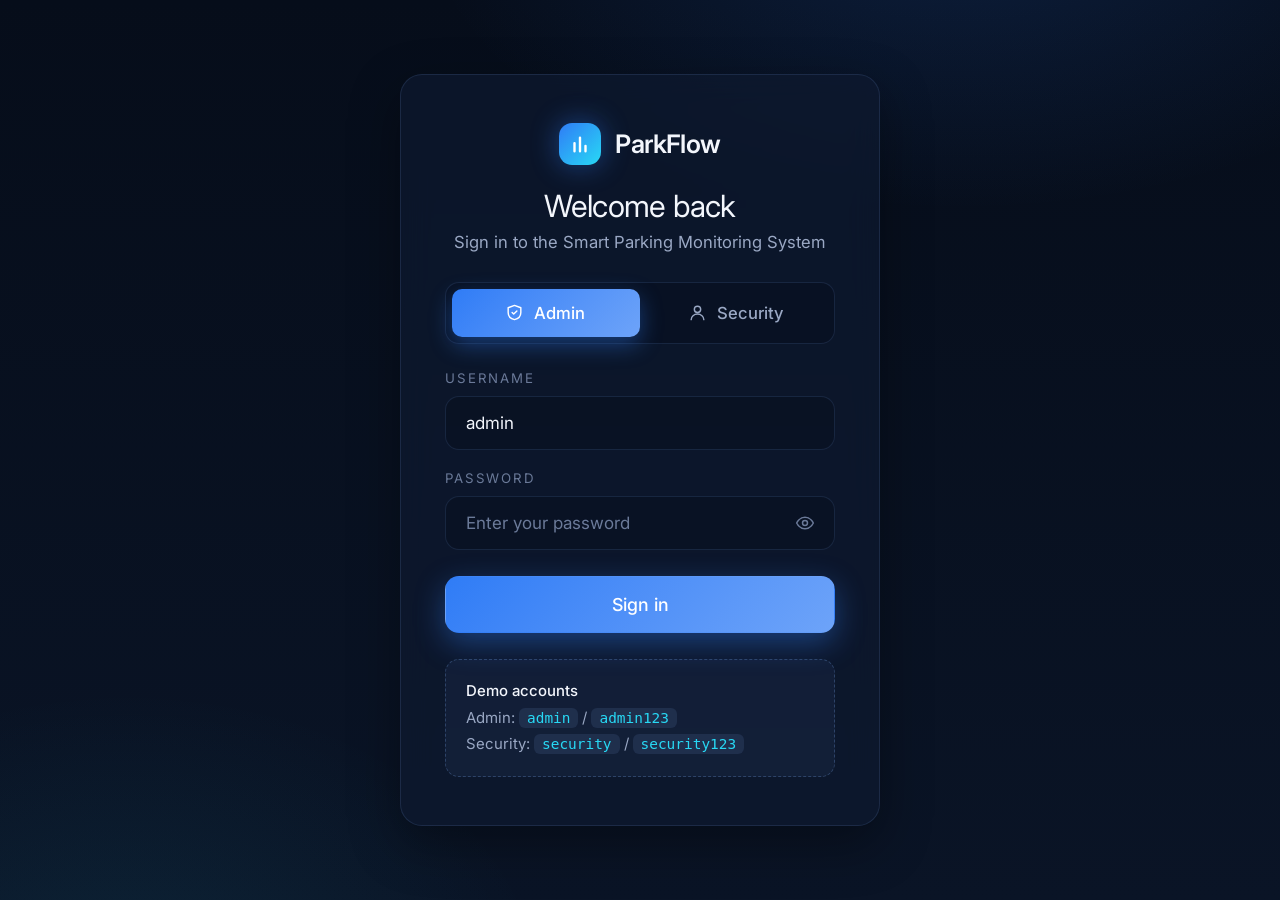
<file: index.html>
<!DOCTYPE html>
<html lang="en" data-theme="dark">
<head>
  <meta charset="UTF-8" />
  <meta name="viewport" content="width=device-width, initial-scale=1.0" />
  <title>ParkFlow — Sign in</title>
  <link rel="stylesheet" href="css/style.css" />
  <style>
    .login-wrap {
      min-height: 100vh; display: grid; place-items: center; padding: 32px;
    }
    .login-card {
      width: 100%; max-width: 480px; padding: 48px 44px;
      animation: fadeUp .8s var(--ease) both;
    }
    .login-brand { display: flex; align-items: center; gap: 14px; justify-content: center; margin-bottom: 10px; }
    .login-card h1 { font-size: 1.8rem; font-weight: 400; text-align: center; letter-spacing: -.02em; margin-top: 22px; }
    .login-card .lead { text-align: center; color: var(--text-soft); font-size: .98rem; margin: 8px 0 30px; }

    .role-switch {
      display: grid; grid-template-columns: 1fr 1fr; gap: 6px; padding: 6px;
      border-radius: var(--radius-sm); background: rgba(8,16,32,.55);
      border: 1px solid var(--border); margin-bottom: 26px; position: relative;
    }
    [data-theme="light"] .role-switch { background: rgba(255,255,255,.7); }
    .role-switch button {
      position: relative; z-index: 1; padding: 14px; border-radius: 10px;
      font-size: .98rem; font-weight: 500; color: var(--text-soft);
      display: flex; align-items: center; justify-content: center; gap: 10px;
      transition: color .3s var(--ease);
    }
    .role-switch button svg { width: 19px; height: 19px; }
    .role-switch button.active { color: #fff; }
    .role-slider {
      position: absolute; top: 6px; bottom: 6px; left: 6px; width: calc(50% - 6px);
      border-radius: 10px; z-index: 0;
      background: linear-gradient(135deg, var(--primary), color-mix(in srgb, var(--primary) 70%, #fff));
      box-shadow: 0 8px 22px color-mix(in srgb, var(--primary) 40%, transparent);
      transition: transform .45s var(--ease);
    }
    .role-switch.security .role-slider { transform: translateX(calc(100% + 0px)); }

    .field { margin-bottom: 20px; }
    .field label {
      display: block; font-size: .78rem; letter-spacing: .14em; text-transform: uppercase;
      color: var(--text-mute); margin-bottom: 10px;
    }
    .pw-wrap { position: relative; }
    .pw-wrap .input { padding-right: 58px; }
    .pw-toggle {
      position: absolute; right: 10px; top: 50%; transform: translateY(-50%);
      width: 40px; height: 40px; border-radius: 10px; display: grid; place-items: center;
      color: var(--text-mute); transition: all .25s var(--ease);
    }
    .pw-toggle:hover { color: var(--text); background: rgba(120,160,230,.1); }
    .pw-toggle svg { width: 20px; height: 20px; }

    .error {
      display: none; margin-bottom: 18px; padding: 14px 18px; border-radius: var(--radius-sm);
      background: rgba(255,107,107,.1); border: 1px solid rgba(255,107,107,.4);
      color: var(--danger); font-size: .92rem;
    }
    .error.show { display: block; animation: shake .45s var(--ease); }
    @keyframes shake {
      0%,100% { transform: translateX(0); } 20% { transform: translateX(-8px); }
      40% { transform: translateX(8px); } 60% { transform: translateX(-5px); } 80% { transform: translateX(5px); }
    }

    .login-card .btn-primary { width: 100%; padding: 17px; font-size: 1.05rem; margin-top: 6px; }

    .hint {
      margin-top: 26px; padding: 18px 20px; border-radius: var(--radius-sm);
      background: rgba(120,160,230,.06); border: 1px dashed var(--border-strong);
      font-size: .88rem; color: var(--text-soft); line-height: 1.8;
    }
    .hint b { color: var(--text); font-weight: 500; }
    .hint code {
      background: rgba(120,160,230,.12); padding: 2px 8px; border-radius: 6px;
      font-size: .85rem; color: var(--accent);
    }
  </style>
</head>
<body>
  <div class="login-wrap">
    <div class="card login-card">

      <div class="login-brand">
        <div class="brand-logo">
          <svg viewBox="0 0 24 24" fill="none" stroke="#fff" stroke-width="2.6" stroke-linecap="round">
            <path d="M6 20V11M12 20V5M18 20V14"/>
          </svg>
        </div>
        <span class="brand-name">ParkFlow</span>
      </div>

      <h1>Welcome back</h1>
      <p class="lead">Sign in to the Smart Parking Monitoring System</p>

      <div class="role-switch" id="roleSwitch">
        <div class="role-slider"></div>
        <button type="button" class="active" data-role="admin">
          <svg viewBox="0 0 24 24" fill="none" stroke="currentColor" stroke-width="1.8" stroke-linecap="round" stroke-linejoin="round">
            <path d="M12 3l8 3v6c0 4.5-3.2 8-8 9-4.8-1-8-4.5-8-9V6l8-3z"/><path d="M9 12l2 2 4-4"/>
          </svg>
          Admin
        </button>
        <button type="button" data-role="security">
          <svg viewBox="0 0 24 24" fill="none" stroke="currentColor" stroke-width="1.8" stroke-linecap="round" stroke-linejoin="round">
            <circle cx="12" cy="8" r="4"/><path d="M4 21c0-4 3.6-7 8-7s8 3 8 7"/>
          </svg>
          Security
        </button>
      </div>

      <form id="loginForm" autocomplete="off">
        <div class="error" id="error"></div>

        <div class="field">
          <label for="username">Username</label>
          <input class="input" id="username" type="text" placeholder="Enter your username" required />
        </div>

        <div class="field">
          <label for="password">Password</label>
          <div class="pw-wrap">
            <input class="input" id="password" type="password" placeholder="Enter your password" required />
            <button type="button" class="pw-toggle" id="pwToggle" aria-label="Show password">
              <svg viewBox="0 0 24 24" fill="none" stroke="currentColor" stroke-width="1.8" stroke-linecap="round" stroke-linejoin="round">
                <path d="M2 12s3.5-7 10-7 10 7 10 7-3.5 7-10 7S2 12 2 12z"/><circle cx="12" cy="12" r="3"/>
              </svg>
            </button>
          </div>
        </div>

        <button class="btn btn-primary" type="submit">Sign in</button>
      </form>

      <div class="hint">
        <b>Demo accounts</b><br />
        Admin: <code>admin</code> / <code>admin123</code><br />
        Security: <code>security</code> / <code>security123</code>
      </div>
    </div>
  </div>

  <script src="js/auth.js"></script>
  <script>
    // already signed in -> go straight to the dashboard
    const existing = Auth.current();
    if (existing) window.location.replace(existing.home);

    const form = document.getElementById('loginForm');
    const userEl = document.getElementById('username');
    const passEl = document.getElementById('password');
    const errEl = document.getElementById('error');
    const switchEl = document.getElementById('roleSwitch');
    let role = 'admin';

    // role switch (auto-fills the demo username)
    switchEl.querySelectorAll('button').forEach(btn => {
      btn.addEventListener('click', () => {
        role = btn.dataset.role;
        switchEl.classList.toggle('security', role === 'security');
        switchEl.querySelectorAll('button').forEach(b => b.classList.toggle('active', b === btn));
        userEl.value = role;
        passEl.value = '';
        errEl.classList.remove('show');
        passEl.focus();
      });
    });
    userEl.value = 'admin';

    // show / hide password
    document.getElementById('pwToggle').addEventListener('click', () => {
      passEl.type = passEl.type === 'password' ? 'text' : 'password';
    });

    // submit
    form.addEventListener('submit', e => {
      e.preventDefault();
      const res = Auth.login(userEl.value, passEl.value, role);
      if (!res.ok) {
        errEl.textContent = res.reason;
        errEl.classList.remove('show'); void errEl.offsetWidth; // restart animation
        errEl.classList.add('show');
        return;
      }
      document.body.style.transition = 'opacity .35s';
      document.body.style.opacity = '0';
      setTimeout(() => window.location.href = res.user.home, 350);
    });
  </script>
</body>
</html>
</file>
<file: css/style.css>
/* ===========================================================
   ParkFlow — shared theme
   =========================================================== */
@import url('https://fonts.googleapis.com/css2?family=Inter:wght@400;500;600&display=swap');

:root {
  --primary: #2f7cf6;
  --accent: #28d9f5;
  --success: #2fe39a;
  --danger: #ff6b6b;
  --warning: #ffb84d;
  --purple: #a77bff;

  --bg: #060d1a;
  --bg-2: #0a1426;
  --surface: rgba(16, 26, 46, 0.72);
  --surface-solid: #0e1930;
  --border: rgba(120, 160, 230, 0.14);
  --border-strong: rgba(120, 160, 230, 0.28);
  --text: #f3f6fc;
  --text-soft: #9aa8c4;
  --text-mute: #6b7a99;

  --glass: 0.72;
  --radius: 22px;
  --radius-sm: 14px;
  --ease: cubic-bezier(0.22, 0.8, 0.28, 1);
  --shadow: 0 18px 50px rgba(0, 0, 0, 0.35);
}

[data-theme="light"] {
  --bg: #eef3fb;
  --bg-2: #e3ebf8;
  --surface: rgba(255, 255, 255, 0.78);
  --surface-solid: #ffffff;
  --border: rgba(40, 70, 130, 0.12);
  --border-strong: rgba(40, 70, 130, 0.25);
  --text: #0f1b33;
  --text-soft: #51607f;
  --text-mute: #8392b0;
  --shadow: 0 18px 50px rgba(40, 70, 130, 0.12);
}

* { margin: 0; padding: 0; box-sizing: border-box; }

html { font-size: 17px; }

body {
  font-family: 'Inter', system-ui, sans-serif;
  font-weight: 400;
  background: var(--bg);
  color: var(--text);
  min-height: 100vh;
  -webkit-font-smoothing: antialiased;
  overflow-x: hidden;
  transition: background .4s var(--ease), color .4s var(--ease);
}

/* soft background glow */
body::before {
  content: "";
  position: fixed; inset: 0; z-index: -1;
  background:
    radial-gradient(900px 500px at 75% -10%, rgba(47,124,246,.16), transparent 60%),
    radial-gradient(700px 500px at 10% 110%, rgba(40,217,245,.08), transparent 60%),
    linear-gradient(180deg, var(--bg), var(--bg-2));
}

a { color: inherit; text-decoration: none; }
button { font-family: inherit; cursor: pointer; border: none; background: none; color: inherit; }
input, select { font-family: inherit; color: inherit; }

/* ---------- Layout ---------- */
.app {
  display: grid;
  grid-template-columns: 300px 1fr;
  min-height: 100vh;
}

.sidebar {
  position: sticky; top: 0; height: 100vh;
  padding: 28px 22px;
  display: flex; flex-direction: column; gap: 26px;
  background: linear-gradient(180deg, rgba(10,20,40,.85), rgba(6,13,26,.9));
  border-right: 1px solid var(--border);
}
[data-theme="light"] .sidebar { background: rgba(255,255,255,.7); }

.brand { display: flex; align-items: center; gap: 14px; padding: 0 8px; }
.brand-logo {
  width: 42px; height: 42px; border-radius: 13px;
  display: grid; place-items: center;
  background: linear-gradient(135deg, var(--primary), var(--accent));
  box-shadow: 0 0 28px rgba(47,124,246,.45);
}
.brand-logo svg { width: 22px; height: 22px; }
.brand-name { font-size: 1.5rem; font-weight: 600; letter-spacing: -.02em; }

.facility {
  display: flex; align-items: center; gap: 14px;
  padding: 16px; border-radius: var(--radius-sm);
  background: var(--surface); border: 1px solid var(--border);
}
.facility .avatar { width: 44px; height: 44px; font-size: .85rem; }
.facility strong { display: block; font-size: .95rem; font-weight: 600; }
.facility span { font-size: .8rem; color: var(--text-soft); }

.nav-label {
  font-size: .72rem; letter-spacing: .18em; font-weight: 500;
  color: var(--text-mute); padding: 0 12px; text-transform: uppercase;
}
.nav { display: flex; flex-direction: column; gap: 8px; margin-top: -10px; }
.nav a {
  position: relative;
  display: flex; align-items: center; gap: 16px;
  padding: 15px 18px; border-radius: var(--radius-sm);
  color: var(--text-soft); font-size: 1.02rem; font-weight: 500;
  border: 1px solid transparent;
  transition: all .3s var(--ease);
}
.nav a svg { width: 22px; height: 22px; flex-shrink: 0; }
.nav a:hover { color: var(--text); background: rgba(120,160,230,.07); }
.nav a.active {
  color: var(--text);
  background: linear-gradient(90deg, rgba(47,124,246,.2), rgba(47,124,246,.06));
  border-color: rgba(47,124,246,.45);
  box-shadow: 0 0 24px rgba(47,124,246,.14);
}
.nav a.active::after {
  content: ""; position: absolute; right: -23px; top: 50%;
  width: 4px; height: 30px; border-radius: 4px;
  background: var(--primary); transform: translateY(-50%);
  box-shadow: 0 0 14px var(--primary);
}

.sidebar-bottom { margin-top: auto; display: flex; flex-direction: column; gap: 16px; }

.sys-status {
  display: flex; align-items: center; gap: 14px;
  padding: 16px; border-radius: var(--radius-sm);
  background: var(--surface); border: 1px solid var(--border);
}
.sys-status strong { display: block; font-size: .92rem; font-weight: 600; }
.sys-status span { font-size: .8rem; color: var(--text-soft); }

.user-box {
  display: flex; align-items: center; gap: 14px;
  padding: 16px 8px 0; border-top: 1px solid var(--border);
}
.user-box .info { flex: 1; }
.user-box strong { display: block; font-size: .98rem; font-weight: 600; }
.user-box span { font-size: .8rem; color: var(--text-soft); }
.logout-btn {
  width: 38px; height: 38px; border-radius: 12px;
  display: grid; place-items: center; color: var(--text-soft);
  transition: all .3s var(--ease);
}
.logout-btn:hover { background: rgba(255,107,107,.12); color: var(--danger); }
.logout-btn svg { width: 20px; height: 20px; }

.avatar {
  width: 46px; height: 46px; border-radius: 14px;
  display: grid; place-items: center;
  background: rgba(47,124,246,.16); border: 1px solid var(--border-strong);
  color: var(--accent); font-weight: 600; font-size: .9rem;
}

/* ---------- Main + topbar ---------- */
.main { min-width: 0; display: flex; flex-direction: column; }

.topbar {
  display: flex; align-items: center; justify-content: space-between;
  padding: 26px 44px; border-bottom: 1px solid var(--border);
  backdrop-filter: blur(14px);
  position: sticky; top: 0; z-index: 20;
  background: color-mix(in srgb, var(--bg) 70%, transparent);
}
.topbar small {
  display: block; font-size: .72rem; letter-spacing: .2em;
  color: var(--text-mute); text-transform: uppercase; margin-bottom: 6px;
}
.topbar h2 { font-size: 1.55rem; font-weight: 500; letter-spacing: -.01em; }
.topbar-right { display: flex; align-items: center; gap: 16px; }

.pill {
  display: inline-flex; align-items: center; gap: 10px;
  padding: 11px 20px; border-radius: 999px; font-size: .92rem;
  color: var(--success); background: rgba(47,227,154,.08);
  border: 1px solid rgba(47,227,154,.3);
}
.dot {
  width: 9px; height: 9px; border-radius: 50%;
  background: var(--success); box-shadow: 0 0 10px var(--success);
  animation: pulse 2s infinite;
}
.dot.red { background: var(--danger); box-shadow: 0 0 10px var(--danger); }
.dot.gray { background: var(--text-mute); box-shadow: none; animation: none; }

.icon-btn {
  position: relative; width: 50px; height: 50px; border-radius: 15px;
  display: grid; place-items: center;
  background: var(--surface); border: 1px solid var(--border);
  transition: all .3s var(--ease);
}
.icon-btn:hover { border-color: var(--border-strong); transform: translateY(-2px); }
.icon-btn svg { width: 22px; height: 22px; }
.icon-btn .badge-dot {
  position: absolute; top: 12px; right: 13px; width: 9px; height: 9px;
  border-radius: 50%; background: var(--danger); display: none;
}
.icon-btn.has-alert .badge-dot { display: block; }

.date-box { padding-left: 18px; border-left: 1px solid var(--border); text-align: right; }
.date-box strong { display: block; font-size: 1rem; font-weight: 600; }
.date-box span { font-size: .82rem; color: var(--text-mute); }

.content { padding: 44px; display: flex; flex-direction: column; gap: 30px; }

.page-head { display: flex; align-items: flex-end; justify-content: space-between; gap: 20px; }
.page-head h1 { font-size: 2.3rem; font-weight: 400; letter-spacing: -.02em; }
.page-head p { color: var(--text-soft); font-size: 1rem; margin-top: 8px; }

/* ---------- Cards ---------- */
.card {
  background: color-mix(in srgb, var(--surface-solid) calc(var(--glass) * 100%), transparent);
  border: 1px solid var(--border);
  border-radius: var(--radius);
  padding: 32px;
  backdrop-filter: blur(16px);
  box-shadow: var(--shadow);
  transition: transform .4s var(--ease), border-color .3s;
}
.card:hover { border-color: var(--border-strong); }
.card-title { font-size: 1.25rem; font-weight: 500; }
.card-sub { color: var(--text-soft); font-size: .95rem; margin-top: 6px; }

.grid-3 { display: grid; grid-template-columns: repeat(3, 1fr); gap: 26px; }
.grid-2 { display: grid; grid-template-columns: repeat(2, 1fr); gap: 26px; }

.stat { display: flex; flex-direction: column; gap: 14px; }
.stat-top { display: flex; align-items: center; gap: 18px; }
.stat-icon {
  width: 54px; height: 54px; border-radius: 16px;
  display: grid; place-items: center;
  border: 1px solid var(--border-strong);
}
.stat-icon svg { width: 26px; height: 26px; }
.stat-icon.blue   { background: rgba(47,124,246,.16); color: var(--primary); }
.stat-icon.green  { background: rgba(47,227,154,.12); color: var(--success); }
.stat-icon.red    { background: rgba(255,107,107,.12); color: var(--danger); }
.stat-icon.purple { background: rgba(167,123,255,.14); color: var(--purple); }
.stat-label { font-size: .82rem; letter-spacing: .12em; color: var(--text-soft); text-transform: uppercase; }
.stat-value { font-size: 3.2rem; font-weight: 600; line-height: 1; letter-spacing: -.03em; }
.stat-note { display: flex; align-items: center; gap: 8px; font-size: .85rem; color: var(--text-soft); }

/* ---------- Buttons ---------- */
.btn {
  display: inline-flex; align-items: center; justify-content: center; gap: 12px;
  padding: 15px 26px; border-radius: var(--radius-sm);
  font-size: 1rem; font-weight: 500;
  border: 1px solid var(--border-strong);
  background: var(--surface); color: var(--text);
  transition: all .3s var(--ease);
}
.btn svg { width: 20px; height: 20px; }
.btn:hover { transform: translateY(-2px); border-color: var(--primary); }
.btn:active { transform: translateY(0) scale(.98); }
.btn-primary {
  background: linear-gradient(135deg, var(--primary), color-mix(in srgb, var(--primary) 70%, #fff));
  border-color: transparent; color: #fff;
  box-shadow: 0 10px 30px color-mix(in srgb, var(--primary) 40%, transparent);
}
.btn-success { background: rgba(47,227,154,.14); border-color: rgba(47,227,154,.5); color: var(--success); }
.btn-danger  { background: rgba(255,107,107,.12); border-color: rgba(255,107,107,.5); color: var(--danger); }

/* ---------- Badges ---------- */
.badge {
  display: inline-flex; align-items: center; gap: 8px;
  padding: 8px 16px; border-radius: 999px; font-size: .85rem; font-weight: 500;
}
.badge.parked { background: rgba(47,227,154,.12); color: var(--success); }
.badge.exited { background: rgba(120,140,180,.14); color: var(--text-soft); }
.badge.warn   { background: rgba(255,184,77,.14); color: var(--warning); }

/* ---------- Table ---------- */
.table-wrap { overflow-x: auto; margin-top: 22px; }
table { width: 100%; border-collapse: collapse; }
th {
  text-align: left; padding: 18px 16px; font-size: .75rem; font-weight: 500;
  letter-spacing: .14em; color: var(--text-mute); text-transform: uppercase;
  border-bottom: 1px solid var(--border);
}
td { padding: 20px 16px; font-size: .98rem; border-bottom: 1px solid var(--border); }
tbody tr { transition: background .25s; }
tbody tr:hover { background: rgba(120,160,230,.05); }
.chip {
  display: inline-block; padding: 7px 13px; border-radius: 10px;
  background: rgba(120,160,230,.1); font-size: .88rem; font-weight: 500;
}

/* ---------- Inputs ---------- */
.input {
  width: 100%; padding: 16px 20px; border-radius: var(--radius-sm);
  background: rgba(8,16,32,.55); border: 1px solid var(--border);
  font-size: 1rem; outline: none; transition: all .3s var(--ease);
}
[data-theme="light"] .input { background: rgba(255,255,255,.8); }
.input:focus { border-color: var(--primary); box-shadow: 0 0 0 4px rgba(47,124,246,.15); }
.input::placeholder { color: var(--text-mute); }

/* ---------- Toast ---------- */
.toast-stack { position: fixed; top: 24px; right: 24px; z-index: 100; display: flex; flex-direction: column; gap: 12px; }
.toast {
  min-width: 320px; max-width: 400px; padding: 18px 22px;
  border-radius: var(--radius-sm); background: var(--surface-solid);
  border: 1px solid var(--border-strong); box-shadow: var(--shadow);
  animation: slideIn .5s var(--ease);
}
.toast.warn { border-color: var(--warning); }
.toast.danger { border-color: var(--danger); }
.toast strong { display: block; font-size: .98rem; margin-bottom: 4px; font-weight: 600; }
.toast span { font-size: .88rem; color: var(--text-soft); }

/* ---------- Animations ---------- */
@keyframes pulse { 0%,100% { opacity: 1; } 50% { opacity: .4; } }
@keyframes slideIn { from { opacity: 0; transform: translateX(40px); } to { opacity: 1; transform: none; } }
@keyframes fadeUp { from { opacity: 0; transform: translateY(18px); } to { opacity: 1; transform: none; } }

.content > * { animation: fadeUp .7s var(--ease) both; }
.content > *:nth-child(2) { animation-delay: .08s; }
.content > *:nth-child(3) { animation-delay: .16s; }
.content > *:nth-child(4) { animation-delay: .24s; }
.content > *:nth-child(5) { animation-delay: .32s; }

/* ---------- Responsive ---------- */
@media (max-width: 1100px) {
  .app { grid-template-columns: 1fr; }
  .sidebar { display: none; }
  .grid-3, .grid-2 { grid-template-columns: 1fr; }
  .content, .topbar { padding: 24px; }
}

/* ===========================================================
   Step 7 — records page
   =========================================================== */
.toolbar { display: flex; align-items: center; gap: 14px; margin-top: 26px; flex-wrap: wrap; }
.search-box { position: relative; flex: 1; min-width: 260px; }
.search-box svg {
  position: absolute; left: 18px; top: 50%; transform: translateY(-50%);
  width: 20px; height: 20px; color: var(--text-mute); pointer-events: none;
}
.search-box .input { padding-left: 52px; }
.toolbar .input.sm { width: auto; min-width: 170px; color-scheme: dark; }
[data-theme="light"] .toolbar .input.sm { color-scheme: light; }
.toolbar select.input { cursor: pointer; padding-right: 40px; }
.toolbar select.input option { background: var(--surface-solid); color: var(--text); }

/* sortable headers */
th[data-sort] { cursor: pointer; user-select: none; white-space: nowrap; transition: color .25s; }
th[data-sort]:hover { color: var(--text); }
th[data-sort]::after { content: "↕"; margin-left: 8px; opacity: .35; font-size: .85rem; }
th.sorted { color: var(--primary); }
th.sorted.asc::after  { content: "↑"; opacity: 1; }
th.sorted.desc::after { content: "↓"; opacity: 1; }

/* vehicle cell */
.veh { display: flex; align-items: center; gap: 14px; font-weight: 600; letter-spacing: .04em; }
.veh-ico {
  width: 42px; height: 42px; border-radius: 13px; display: grid; place-items: center;
  background: rgba(47,124,246,.14); border: 1px solid var(--border-strong); color: var(--primary);
}
.veh-ico svg { width: 22px; height: 22px; }
.still { color: var(--success); font-weight: 500; }
.muted { color: var(--text-soft); }
.no-rows { text-align: center; padding: 56px 16px !important; color: var(--text-mute); }
tbody tr.fresh { animation: rowIn .7s var(--ease); }
@keyframes rowIn { from { background: rgba(47,124,246,.22); } to { background: transparent; } }

/* pagination */
.pager { display: flex; align-items: center; justify-content: space-between; margin-top: 22px; gap: 16px; flex-wrap: wrap; }
.pager span { font-size: .9rem; color: var(--text-soft); }
.pager .btns { display: flex; gap: 10px; }
.pager .btn { padding: 11px 20px; font-size: .92rem; }
.pager .btn:disabled { opacity: .4; pointer-events: none; }

.stat-value.txt { font-size: 2.6rem; padding: 4px 0; }
.stat-value.ok   { color: var(--success); }
.stat-value.bad  { color: var(--danger); }
.stat-value.full { color: var(--warning); }

/* ===========================================================
   Step 8 — settings page
   =========================================================== */
.saved-state { display: inline-flex; align-items: center; gap: 10px; font-size: .88rem; color: var(--text-soft); padding-bottom: 8px; }
.saved-state.dirty { color: var(--warning); }
.saved-state.dirty .dot { background: var(--warning); box-shadow: 0 0 10px var(--warning); }

.settings-grid { display: grid; grid-template-columns: minmax(0, 1fr) 380px; gap: 26px; align-items: start; }
.side-col { display: flex; flex-direction: column; gap: 26px; }

.set-head { display: flex; align-items: center; gap: 18px; padding-bottom: 26px; border-bottom: 1px solid var(--border); }
.set-head .stat-icon { width: 54px; height: 54px; }

.set-row {
  display: flex; align-items: center; justify-content: space-between; gap: 30px;
  padding: 28px 0; border-bottom: 1px solid var(--border);
}
.set-row:last-child { border-bottom: none; padding-bottom: 4px; }
.set-row.col { flex-direction: column; align-items: stretch; gap: 22px; }
.set-label strong { display: block; font-size: 1.02rem; font-weight: 600; }
.set-label span { display: block; font-size: .88rem; color: var(--text-soft); margin-top: 6px; }

/* dark / light buttons */
.seg { display: flex; gap: 12px; }
.seg button {
  display: inline-flex; align-items: center; gap: 12px; padding: 13px 20px; border-radius: var(--radius-sm);
  font-size: .95rem; font-weight: 500; color: var(--text-soft);
  background: var(--surface); border: 1px solid var(--border); transition: all .3s var(--ease);
}
.seg button:hover { border-color: var(--border-strong); color: var(--text); }
.seg button.active {
  color: var(--text); border-color: var(--primary);
  background: color-mix(in srgb, var(--primary) 14%, transparent);
  box-shadow: 0 0 22px color-mix(in srgb, var(--primary) 22%, transparent);
}
.seg .sw { width: 26px; height: 26px; border-radius: 8px; border: 1px solid var(--border-strong); }
.sw.dk { background: #0a1426; }
.sw.lt { background: #eef3fb; }

/* color pickers */
.color-pair { display: flex; gap: 14px; }
.color-box {
  position: relative; display: flex; align-items: center; gap: 14px; cursor: pointer;
  padding: 12px 22px 12px 14px; border-radius: var(--radius-sm); min-width: 160px;
  background: var(--surface); border: 1px solid var(--border); transition: all .3s var(--ease);
}
.color-box:hover { border-color: var(--border-strong); transform: translateY(-2px); }
.color-box .swatch { width: 38px; height: 38px; border-radius: 11px; box-shadow: 0 0 18px rgba(255,255,255,.08); }
.color-box small { display: block; font-size: .78rem; color: var(--text-soft); }
.color-box b { display: block; font-size: .92rem; font-weight: 600; margin-top: 2px; text-transform: lowercase; }
.color-box input { position: absolute; inset: 0; width: 100%; height: 100%; opacity: 0; cursor: pointer; }

/* slider */
.range-wrap { display: flex; align-items: center; gap: 20px; width: 340px; max-width: 100%; }
.range-val { min-width: 52px; text-align: right; font-weight: 600; color: var(--primary); font-size: .98rem; }
input[type=range] {
  -webkit-appearance: none; appearance: none; flex: 1; height: 10px; border-radius: 99px; outline: none; cursor: pointer;
  background: linear-gradient(90deg, var(--primary) var(--fill, 50%), rgba(255,255,255,.88) var(--fill, 50%));
}
[data-theme="light"] input[type=range] { background: linear-gradient(90deg, var(--primary) var(--fill, 50%), rgba(40,70,130,.18) var(--fill, 50%)); }
input[type=range]::-webkit-slider-thumb {
  -webkit-appearance: none; width: 24px; height: 24px; border-radius: 50%; background: var(--primary);
  border: 3px solid #fff; box-shadow: 0 4px 14px rgba(0,0,0,.4); transition: transform .2s;
}
input[type=range]::-webkit-slider-thumb:hover { transform: scale(1.15); }
input[type=range]::-moz-range-thumb { width: 18px; height: 18px; border-radius: 50%; background: var(--primary); border: 3px solid #fff; }

/* presets */
.preset-list { display: flex; gap: 14px; flex-wrap: wrap; }
.preset {
  display: inline-flex; align-items: center; gap: 12px; padding: 12px 20px 12px 14px; border-radius: var(--radius-sm);
  font-size: .95rem; font-weight: 500; color: var(--text-soft);
  background: var(--surface); border: 1px solid var(--border); transition: all .3s var(--ease);
}
.preset:hover { transform: translateY(-2px); border-color: var(--border-strong); color: var(--text); }
.preset.active { color: var(--text); border-color: var(--primary); box-shadow: 0 0 22px color-mix(in srgb, var(--primary) 25%, transparent); }
.preset i { width: 24px; height: 24px; border-radius: 8px; display: block; }

/* live preview */
.eyebrow { font-size: .72rem; letter-spacing: .2em; color: var(--text-mute); text-transform: uppercase; }
.pv {
  display: grid; grid-template-columns: 46px 1fr; height: 190px; margin: 22px 0 18px;
  border-radius: 18px; overflow: hidden; border: 1px solid var(--border-strong);
  background: var(--bg); color: var(--text); transition: all .4s var(--ease);
}
.pv-side { background: var(--bg-2); padding: 14px 10px; display: flex; flex-direction: column; gap: 9px; border-right: 1px solid var(--border); }
.pv-side i { height: 7px; border-radius: 4px; background: var(--text-mute); opacity: .5; transition: all .4s var(--ease); }
.pv-side i:first-child { background: var(--primary); opacity: 1; }
.pv-main { padding: 14px 16px; display: flex; flex-direction: column; gap: 10px; }
.pv-bar { width: 44px; height: 5px; border-radius: 4px; background: var(--accent); transition: background .4s var(--ease); }
.pv-main b { font-size: .75rem; font-weight: 600; }
.pv-row { display: grid; grid-template-columns: repeat(3, 1fr); gap: 8px; }
.pv-row div, .pv-big {
  border-radius: 9px; border: 1px solid var(--border-strong);
  background: color-mix(in srgb, var(--surface-solid) calc(var(--glass) * 100%), transparent);
}
.pv-row div { height: 34px; }
.pv-big { flex: 1; background: linear-gradient(180deg, color-mix(in srgb, var(--primary) 18%, transparent), color-mix(in srgb, var(--surface-solid) calc(var(--glass) * 100%), transparent)); }
.note { font-size: .86rem; color: var(--text-soft); line-height: 1.6; }

.help-ico { width: 54px; height: 54px; margin-bottom: 20px; }
.help-card .card-title { margin-bottom: 8px; }
.help-card .btn { margin-top: 22px; width: 100%; padding: 13px; font-size: .95rem; }

/* sticky save bar */
.save-bar {
  position: sticky; bottom: 24px; z-index: 15;
  display: flex; align-items: center; justify-content: space-between; gap: 20px;
  padding: 18px 24px; border-radius: var(--radius); border: 1px solid var(--border-strong);
  background: color-mix(in srgb, var(--surface-solid) 88%, transparent); backdrop-filter: blur(18px);
  box-shadow: var(--shadow);
}
.save-bar p { font-size: .88rem; color: var(--text-soft); }
.save-bar .btns { display: flex; gap: 14px; }
.save-bar .btn:disabled { opacity: .45; pointer-events: none; }

@media (max-width: 1250px) { .settings-grid { grid-template-columns: 1fr; } }
@media (max-width: 720px)  { .set-row { flex-direction: column; align-items: flex-start; } .save-bar { flex-direction: column; align-items: stretch; } }

/* ===========================================================
   Step 10 — compact top navigation on small screens
   =========================================================== */
@media (max-width: 1100px) {
  .sidebar {
    display: flex; position: static; height: auto;
    flex-direction: row; flex-wrap: wrap; align-items: center;
    padding: 14px 18px; gap: 14px;
    border-right: none; border-bottom: 1px solid var(--border);
  }
  .facility, .nav-label, .sys-status { display: none; }
  .nav { flex-direction: row; margin-top: 0; }
  .nav a { padding: 11px 16px; }
  .nav a.active::after { display: none; }
  .sidebar-bottom { margin-top: 0; margin-left: auto; flex-direction: row; align-items: center; }
  .user-box { border-top: none; padding: 0; }
  .user-box .info { display: none; }
}

/* ===========================================================
   Total Parking Sessions chart
   =========================================================== */
.tabs {
  display: inline-flex; gap: 6px; padding: 6px; border-radius: var(--radius-sm);
  background: rgba(8,16,32,.55); border: 1px solid var(--border);
}
[data-theme="light"] .tabs { background: rgba(255,255,255,.7); }
.tabs button {
  padding: 11px 22px; border-radius: 10px; font-size: .95rem; font-weight: 500;
  color: var(--text-soft); transition: all .3s var(--ease);
}
.tabs button:hover { color: var(--text); }
.tabs button.active {
  color: #fff;
  background: linear-gradient(135deg, var(--primary), color-mix(in srgb, var(--primary) 70%, #fff));
  box-shadow: 0 8px 22px color-mix(in srgb, var(--primary) 38%, transparent);
}

.sess-stats { display: grid; grid-template-columns: repeat(3, 1fr); gap: 18px; margin: 26px 0 8px; }
.sess-stat { padding: 18px 22px; border-radius: var(--radius-sm); background: rgba(120,160,230,.05); border: 1px solid var(--border); }
.sess-stat small { display: block; font-size: .78rem; letter-spacing: .12em; text-transform: uppercase; color: var(--text-mute); }
.sess-stat b { display: block; font-size: 2rem; font-weight: 600; letter-spacing: -.02em; margin-top: 8px; }
.sess-stat span { font-size: .84rem; color: var(--text-soft); }

.chart-box { position: relative; height: 320px; margin-top: 18px; }
.chart-box svg { display: block; overflow: visible; }
.s-txt { fill: var(--text-mute); font-size: 13px; font-family: inherit; }
.s-grid { stroke: var(--border); stroke-width: 1; stroke-dasharray: 4 6; }
.s-line { fill: none; stroke-width: 3.5; stroke-linecap: round; stroke-linejoin: round; }
.s-dot { fill: var(--surface-solid); stroke: var(--primary); stroke-width: 2.5; }
.s-cursor { stroke: var(--border-strong); stroke-width: 1.5; stroke-dasharray: 4 4; opacity: 0; transition: opacity .2s; }
.s-hover { fill: var(--primary); stroke: #fff; stroke-width: 3; opacity: 0; transition: opacity .2s; }
.s-hit { fill: transparent; cursor: crosshair; }

.chart-box svg.anim .s-line { stroke-dasharray: 1; stroke-dashoffset: 1; animation: drawLine 1.4s var(--ease) forwards; }
.chart-box svg.anim .s-area { animation: fadeIn 1.2s .35s both; }
.chart-box svg.anim .s-dot  { animation: fadeIn .4s 1.2s both; }
@keyframes drawLine { to { stroke-dashoffset: 0; } }
@keyframes fadeIn { from { opacity: 0; } to { opacity: 1; } }

.s-tip {
  position: absolute; pointer-events: none; z-index: 5; opacity: 0; white-space: nowrap;
  transform: translate(-50%, calc(-100% - 18px));
  padding: 12px 18px; border-radius: 14px; background: var(--surface-solid);
  border: 1px solid var(--border-strong); box-shadow: var(--shadow); transition: opacity .2s;
}
.s-tip.show { opacity: 1; }
.s-tip b { font-size: 1.15rem; font-weight: 600; }
.s-tip span { display: block; font-size: .82rem; color: var(--text-soft); margin-top: 4px; }

@media (max-width: 720px) { .sess-stats { grid-template-columns: 1fr; } }

/* ===========================================================
   Notification pop-ups + notification center
   =========================================================== */

/* pop-up: top-center, above the dashboard */
.toast-stack { top: 22px; left: 50%; right: auto; transform: translateX(-50%); align-items: center; z-index: 200; }
.toast {
  position: relative; display: flex; align-items: center; gap: 16px; overflow: hidden;
  min-width: 380px; max-width: 520px; padding: 18px 24px 18px 20px; border-radius: 18px;
  animation: dropIn .55s var(--ease) both;
}
.toast .toast-bar { width: 5px; align-self: stretch; border-radius: 4px; flex-shrink: 0; }
.toast.ok   { border-color: rgba(47,227,154,.55);  box-shadow: 0 16px 50px rgba(47,227,154,.18); }
.toast.full { border-color: rgba(255,107,107,.6);  box-shadow: 0 16px 50px rgba(255,107,107,.22); }
.toast.ok   .toast-bar { background: var(--success); box-shadow: 0 0 14px var(--success); }
.toast.full .toast-bar { background: var(--danger);  box-shadow: 0 0 14px var(--danger); }
@keyframes dropIn { from { opacity: 0; transform: translateY(-30px) scale(.96); } to { opacity: 1; transform: none; } }

/* bell badge: green = slots available, red = parking full */
.bell-wrap { position: relative; }
.badge-count {
  position: absolute; top: -6px; right: -6px; min-width: 22px; height: 22px; padding: 0 6px;
  border-radius: 99px; display: none; place-items: center; font-size: .72rem; font-weight: 600; color: #04111f;
  background: var(--success); box-shadow: 0 0 14px var(--success); border: 2px solid var(--bg);
}
.bell-wrap[data-state="full"] .badge-count { background: var(--danger); box-shadow: 0 0 14px var(--danger); color: #fff; }
.icon-btn.has-alert .badge-count { display: grid; }
.bell-wrap[data-state="full"] .icon-btn { border-color: rgba(255,107,107,.45); color: var(--danger); }
.bell-wrap[data-state="ok"]   .icon-btn.has-alert { border-color: rgba(47,227,154,.4); }

/* notification panel */
.notif-panel {
  position: absolute; top: calc(100% + 14px); right: 0; width: 400px; z-index: 60;
  border-radius: 20px; background: var(--surface-solid); border: 1px solid var(--border-strong);
  box-shadow: var(--shadow); opacity: 0; visibility: hidden; transform: translateY(-10px) scale(.98);
  transform-origin: top right; transition: all .3s var(--ease);
}
.notif-panel.open { opacity: 1; visibility: visible; transform: none; }
.np-head { display: flex; align-items: center; justify-content: space-between; padding: 20px 22px 14px; }
.np-head strong { font-size: 1.05rem; font-weight: 600; }
.np-head button { font-size: .86rem; color: var(--primary); }
.np-list { max-height: 440px; overflow-y: auto; padding: 4px 14px 16px; display: flex; flex-direction: column; gap: 10px; }
.np-empty { padding: 36px 10px; text-align: center; color: var(--text-mute); font-size: .95rem; }
.np-item {
  display: flex; gap: 14px; align-items: stretch; padding: 14px 16px 14px 14px; border-radius: 14px;
  border: 1px solid var(--border); background: rgba(120,160,230,.04); opacity: .75; transition: all .25s;
}
.np-item.unread { opacity: 1; }
.np-item.ok   { border-color: rgba(47,227,154,.35); background: rgba(47,227,154,.06); }
.np-item.full { border-color: rgba(255,107,107,.4); background: rgba(255,107,107,.07); }
.np-bar { width: 4px; border-radius: 4px; flex-shrink: 0; }
.np-item.ok   .np-bar { background: var(--success); }
.np-item.full .np-bar { background: var(--danger); }
.np-body { flex: 1; min-width: 0; }
.np-body strong { display: block; font-size: .95rem; font-weight: 600; }
.np-body span { display: block; font-size: .86rem; color: var(--text-soft); margin-top: 4px; line-height: 1.5; }
.np-body small { display: block; font-size: .75rem; color: var(--text-mute); margin-top: 8px; }
.np-x { align-self: flex-start; width: 28px; height: 28px; border-radius: 9px; color: var(--text-mute); font-size: 1.05rem; }
.np-x:hover { background: rgba(255,107,107,.14); color: var(--danger); }

/* dark scrollbars (replaces the bright white ones) */
* { scrollbar-width: thin; scrollbar-color: var(--border-strong) transparent; }
*::-webkit-scrollbar { width: 8px; height: 8px; }
*::-webkit-scrollbar-track { background: transparent; }
*::-webkit-scrollbar-thumb { background: var(--border-strong); border-radius: 99px; }
*::-webkit-scrollbar-thumb:hover { background: var(--text-mute); }

@media (max-width: 560px) { .notif-panel { width: calc(100vw - 32px); right: -60px; } .toast { min-width: 0; width: calc(100vw - 32px); } }
</file>
<file: css/slots.css>
/* ===========================================================
   ParkFlow — 3D parking slots
   =========================================================== */
.slot-grid {
  --sc: 1;
  display: grid;
  grid-template-columns: repeat(4, minmax(0, 1fr));
  gap: 22px;
}

/* ---------- slot card ---------- */
.slot {
  position: relative;
  padding: 16px 16px 16px;
  border-radius: 20px;
  border: 1px solid rgba(47, 227, 154, .3);
  background: linear-gradient(180deg, rgba(47, 227, 154, .07), rgba(120, 160, 230, .04));
  transition: border-color .6s var(--ease), box-shadow .6s var(--ease), transform .4s var(--ease);
}
.slot::before {                       /* red tint that fades in when occupied */
  content: ""; position: absolute; inset: 0; border-radius: inherit; pointer-events: none;
  background: linear-gradient(180deg, rgba(255, 107, 107, .12), transparent);
  opacity: 0; transition: opacity .6s var(--ease);
}
.slot:hover { transform: translateY(-4px); }
.slot.occupied {
  border-color: rgba(255, 107, 107, .45);
  box-shadow: 0 0 40px rgba(255, 107, 107, .09);
  transition-delay: 1.1s, 1.1s, 0s;   /* wait until the car has parked */
}
.slot.occupied::before { opacity: 1; transition-delay: 1.1s; }

.slot-top { position: relative; z-index: 2; display: flex; align-items: center; justify-content: space-between; }
.slot-id { font-size: 1.1rem; font-weight: 600; letter-spacing: .03em; }
.slot-status {
  font-size: .78rem; padding: 6px 13px; border-radius: 999px; font-weight: 500;
  color: var(--success); background: rgba(47, 227, 154, .1);
  transition: color .5s var(--ease), background .5s var(--ease);
}
.slot.occupied .slot-status { color: var(--danger); background: rgba(255, 107, 107, .12); transition-delay: 1.1s; }

.slot-foot { position: relative; z-index: 2; display: flex; align-items: center; justify-content: space-between; gap: 10px; }
.slot-foot .plate { font-size: .98rem; font-weight: 600; letter-spacing: .06em; }
.slot-foot .since { font-size: .82rem; color: var(--text-soft); }

/* ---------- 3D viewport ---------- */
.slot-view {
  position: relative; height: 180px; margin: 6px -4px 8px;
  perspective: 620px; overflow: hidden; border-radius: 14px;
}
.scene {
  position: absolute; left: 50%; top: 50%; width: 0; height: 0;
  transform-style: preserve-3d;
  transform: translateY(10px) rotateX(58deg) scale(var(--sc));
  transition: transform .9s var(--ease);
}
.slot:hover .scene { transform: translateY(10px) rotateX(52deg) rotateZ(-10deg) scale(var(--sc)); }

.stage {
  position: absolute; left: -95px; top: -95px; width: 190px; height: 190px;
  transform-style: preserve-3d;
}

/* ---------- floor ---------- */
.floor {
  position: absolute; inset: 0; border-radius: 6px;
  background: linear-gradient(180deg, rgba(47, 227, 154, .14), rgba(47, 227, 154, .04));
  border: 3px solid rgba(255, 255, 255, .5); border-bottom: none;
  box-shadow: inset 0 0 32px rgba(47, 227, 154, .28), 0 0 26px rgba(47, 227, 154, .15);
}
.floor::after {                       /* red floor when occupied */
  content: ""; position: absolute; inset: 0; border-radius: 4px;
  background: linear-gradient(180deg, rgba(255, 107, 107, .3), rgba(255, 107, 107, .08));
  box-shadow: inset 0 0 32px rgba(255, 107, 107, .4);
  opacity: 0; transition: opacity .6s var(--ease);
}
.slot.occupied .floor::after { opacity: 1; transition-delay: 1.1s; }

.p-mark {
  position: absolute; inset: 0; display: grid; place-items: center;
  font-size: 70px; font-weight: 600; color: rgba(47, 227, 154, .4);
  transition: opacity .5s var(--ease);
}
.slot.occupied .p-mark { opacity: 0; transition-delay: .5s; }

.ring {
  position: absolute; left: 50%; top: 55%; width: 130px; height: 130px; margin: -65px 0 0 -65px;
  border-radius: 50%; border: 2px solid var(--accent); opacity: 0; pointer-events: none;
}
.slot.flash .ring { animation: ring 1.5s ease-out 1.05s; }
@keyframes ring {
  0%   { transform: scale(.3); opacity: .9; }
  100% { transform: scale(1.5); opacity: 0; }
}

/* ---------- 3D car ---------- */
.car-holder { position: absolute; inset: 0; transform-style: preserve-3d; }
.car {
  position: absolute; left: 60px; top: 35px; width: 70px; height: 120px;
  transform-style: preserve-3d;
}
.car.enter { animation: driveIn 1.8s cubic-bezier(.22, .8, .28, 1) both; }
.car.leave { animation: driveOut 1.5s cubic-bezier(.55, 0, .75, .4) both; }

@keyframes driveIn {
  0%   { transform: translateY(320px) rotateZ(3deg); }
  60%  { transform: translateY(8px)   rotateZ(-1deg); }
  78%  { transform: translateY(-3px)  rotateZ(0deg); }
  100% { transform: translateY(0)     rotateZ(0deg); }
}
@keyframes driveOut {
  0%   { transform: translateY(0)     rotateZ(0deg); }
  22%  { transform: translateY(-5px)  rotateZ(0deg); }
  100% { transform: translateY(320px) rotateZ(-3deg); }
}

.shadow {
  position: absolute; left: -9px; top: -4px; width: 88px; height: 136px; border-radius: 16px;
  background: radial-gradient(ellipse at center, rgba(0, 0, 0, .6), transparent 70%);
  transform: translateZ(.5px); filter: blur(4px);
}

/* cuboid built from 5 faces: --w (x) --l (y) --h (z) */
.cb { position: absolute; width: var(--w); height: var(--l); transform-style: preserve-3d; --c: var(--car); }
.cb > i { position: absolute; display: block; background: var(--c); }
.cb .top { width: var(--w); height: var(--l); left: 0; top: 0; transform: translateZ(var(--h)); filter: brightness(1.2); }
.cb .fr  { width: var(--w); height: var(--h); left: 0; top: calc(var(--l) - var(--h) / 2);
           transform: translateZ(calc(var(--h) / 2)) rotateX(90deg); filter: brightness(.8); }
.cb .bk  { width: var(--w); height: var(--h); left: 0; top: calc(var(--h) / -2);
           transform: translateZ(calc(var(--h) / 2)) rotateX(90deg); filter: brightness(.8); }
.cb .lf  { width: var(--h); height: var(--l); top: 0; left: calc(var(--h) / -2);
           transform: translateZ(calc(var(--h) / 2)) rotateY(90deg); filter: brightness(.68); }
.cb .rt  { width: var(--h); height: var(--l); top: 0; left: calc(var(--w) - var(--h) / 2);
           transform: translateZ(calc(var(--h) / 2)) rotateY(90deg); filter: brightness(.9); }

.cabin { --c: #16335c; }
.cabin .top { background: var(--car); }
.wheel { --c: #090e18; }
.head  { --c: #fff3b0; }
.head i { box-shadow: 0 0 12px 4px rgba(255, 240, 170, .7); }
.tail  { --c: #ff3b3b; }
.tail i { box-shadow: 0 0 10px 3px rgba(255, 60, 60, .6); }

.car .head { opacity: .25; transition: opacity .5s var(--ease); }
.car.enter .head, .car.leave .head { opacity: 1; }

/* ---------- responsive ---------- */
@media (max-width: 1480px) { .slot-grid { --sc: .88; } }
@media (max-width: 1100px) { .slot-grid { --sc: 1; grid-template-columns: repeat(2, minmax(0, 1fr)); } }
@media (max-width: 560px)  { .slot-grid { grid-template-columns: 1fr; } }

/* ===========================================================
   Step 6 — activity, gate, warnings
   =========================================================== */
.act-grid { align-items: start; }
.side-stack { display: flex; flex-direction: column; gap: 26px; }

.panel-head { display: flex; align-items: flex-start; justify-content: space-between; gap: 16px; margin-bottom: 22px; }
.count-chip {
  padding: 8px 16px; border-radius: 999px; font-size: .85rem; white-space: nowrap;
  background: rgba(120,160,230,.1); color: var(--text-soft);
}
.link-btn { font-size: .88rem; color: var(--primary); padding: 8px 4px; transition: opacity .25s; }
.link-btn:hover { opacity: .7; }

/* ---------- current parking activity ---------- */
.act-list { display: flex; flex-direction: column; gap: 14px; max-height: 560px; overflow-y: auto; padding-right: 4px; }
.act-row {
  display: grid; grid-template-columns: 62px 1fr auto; align-items: center; gap: 18px;
  padding: 18px 20px; border-radius: var(--radius-sm);
  background: rgba(120,160,230,.05); border: 1px solid var(--border);
  transition: all .35s var(--ease); animation: fadeUp .5s var(--ease) both;
}
.act-row:hover { border-color: var(--border-strong); transform: translateX(4px); }
.act-row.warn   { border-color: rgba(255,184,77,.5);  background: rgba(255,184,77,.06); }
.act-row.danger { border-color: rgba(255,107,107,.55); background: rgba(255,107,107,.07); }
.act-slot {
  width: 62px; height: 62px; border-radius: 16px; display: grid; place-items: center;
  font-weight: 600; font-size: 1rem; color: var(--accent);
  background: rgba(47,124,246,.14); border: 1px solid var(--border-strong);
}
.act-main strong { display: block; font-size: 1.08rem; font-weight: 600; letter-spacing: .05em; }
.act-main span { display: block; font-size: .9rem; color: var(--text-soft); margin-top: 6px; }
.act-main .entry-time { color: var(--text); font-weight: 500; }
.act-right { text-align: right; display: flex; flex-direction: column; align-items: flex-end; gap: 8px; }
.act-right small { font-size: .8rem; color: var(--text-mute); }
.badge.danger { background: rgba(255,107,107,.14); color: var(--danger); }

.empty {
  display: grid; place-items: center; min-height: 140px; text-align: center; padding: 20px;
  border-radius: var(--radius-sm); border: 1px dashed var(--border-strong);
  color: var(--text-mute); font-size: .95rem;
}

/* ---------- gate control ---------- */
.gate-row { display: flex; align-items: center; gap: 24px; }
.gate-visual { position: relative; width: 130px; height: 84px; flex-shrink: 0; }
.gate-post {
  position: absolute; left: 6px; bottom: 0; width: 26px; height: 64px; border-radius: 8px;
  background: linear-gradient(180deg, #2a3b5e, #172540); border: 1px solid var(--border-strong);
}
.gate-post::after {
  content: ""; position: absolute; top: 10px; left: 50%; width: 9px; height: 9px; margin-left: -4.5px;
  border-radius: 50%; background: var(--danger); box-shadow: 0 0 12px var(--danger);
  transition: all .5s var(--ease);
}
.gate-arm {
  position: absolute; left: 24px; bottom: 44px; width: 100px; height: 10px; border-radius: 6px;
  transform-origin: 4px 50%;
  background: repeating-linear-gradient(90deg, #f3f6fc 0 14px, #ff6b6b 14px 28px);
  transition: transform 1s var(--ease);
}
.gate-visual.open .gate-arm  { transform: rotate(-72deg); }
.gate-visual.open .gate-post::after { background: var(--success); box-shadow: 0 0 12px var(--success); }
.gate-info { flex: 1; min-width: 0; }
.gate-state { font-size: 1.45rem; font-weight: 500; }
.gate-state.open  { color: var(--success); }
.gate-state.closed { color: var(--danger); }
.gate-by { font-size: .85rem; color: var(--text-soft); margin-top: 6px; }
.gate-btn { min-width: 150px; }

/* ---------- warnings ---------- */
.hours-row {
  display: flex; align-items: center; justify-content: space-between; gap: 16px;
  padding: 16px 20px; margin-bottom: 20px; border-radius: var(--radius-sm);
  background: rgba(120,160,230,.05); border: 1px solid var(--border);
}
.hours-row span { font-size: .92rem; color: var(--text-soft); }
.hours-row input {
  padding: 10px 14px; border-radius: 12px; font-size: .98rem; outline: none;
  background: rgba(8,16,32,.55); border: 1px solid var(--border); color: var(--text);
  color-scheme: dark; transition: border-color .25s;
}
[data-theme="light"] .hours-row input { background: #fff; color-scheme: light; }
.hours-row input:focus { border-color: var(--primary); }
.hours-row input:disabled { opacity: .6; }

.alert-list { display: flex; flex-direction: column; gap: 12px; max-height: 340px; overflow-y: auto; padding-right: 4px; }
.alert {
  display: flex; gap: 14px; align-items: flex-start; padding: 16px 18px; border-radius: var(--radius-sm);
  border: 1px solid var(--border); background: rgba(120,160,230,.05);
  animation: slideIn .5s var(--ease) both;
}
.alert.warn   { border-color: rgba(255,184,77,.5);  background: rgba(255,184,77,.07); }
.alert.danger { border-color: rgba(255,107,107,.55); background: rgba(255,107,107,.08); }
.alert-ico { width: 38px; height: 38px; border-radius: 12px; display: grid; place-items: center; flex-shrink: 0; font-weight: 600; }
.alert.warn .alert-ico   { background: rgba(255,184,77,.18);  color: var(--warning); }
.alert.danger .alert-ico { background: rgba(255,107,107,.18); color: var(--danger); }
.alert.info .alert-ico   { background: rgba(47,124,246,.18);  color: var(--primary); }
.alert-body { flex: 1; min-width: 0; }
.alert-body strong { display: block; font-size: .98rem; font-weight: 600; }
.alert-body span { display: block; font-size: .88rem; color: var(--text-soft); margin-top: 4px; line-height: 1.5; }
.alert-body small { display: block; font-size: .76rem; color: var(--text-mute); margin-top: 8px; }
.alert-x { width: 30px; height: 30px; border-radius: 10px; color: var(--text-mute); font-size: 1.1rem; transition: all .25s; }
.alert-x:hover { background: rgba(255,107,107,.14); color: var(--danger); }

/* ===========================================================
   Entrance + Exit gates
   =========================================================== */
.gate-pair { display: grid; grid-template-columns: repeat(auto-fit, minmax(340px, 1fr)); gap: 20px; }

.gate-box {
  display: flex; flex-direction: column; gap: 18px; padding: 24px; border-radius: var(--radius-sm);
  background: rgba(120,160,230,.05); border: 1px solid var(--border);
  transition: border-color .3s var(--ease);
}
.gate-box:hover { border-color: var(--border-strong); }
.gate-label { font-size: 1.08rem; font-weight: 600; display: flex; flex-direction: column; gap: 6px; }
.gate-label span { font-size: .84rem; font-weight: 400; color: var(--text-soft); }

.gate-row { display: flex; align-items: center; gap: 22px; }
.gate-visual { width: 120px; height: 130px; overflow: hidden; flex-shrink: 0; }
.gate-post { left: 8px; height: 64px; }
.gate-arm { left: 26px; bottom: 44px; width: 84px; }
.gate-visual.open .gate-arm { transform: rotate(-62deg); }

.gate-state { font-size: 1.6rem; font-weight: 500; }
.gate-btn { width: 100%; }
</file>
